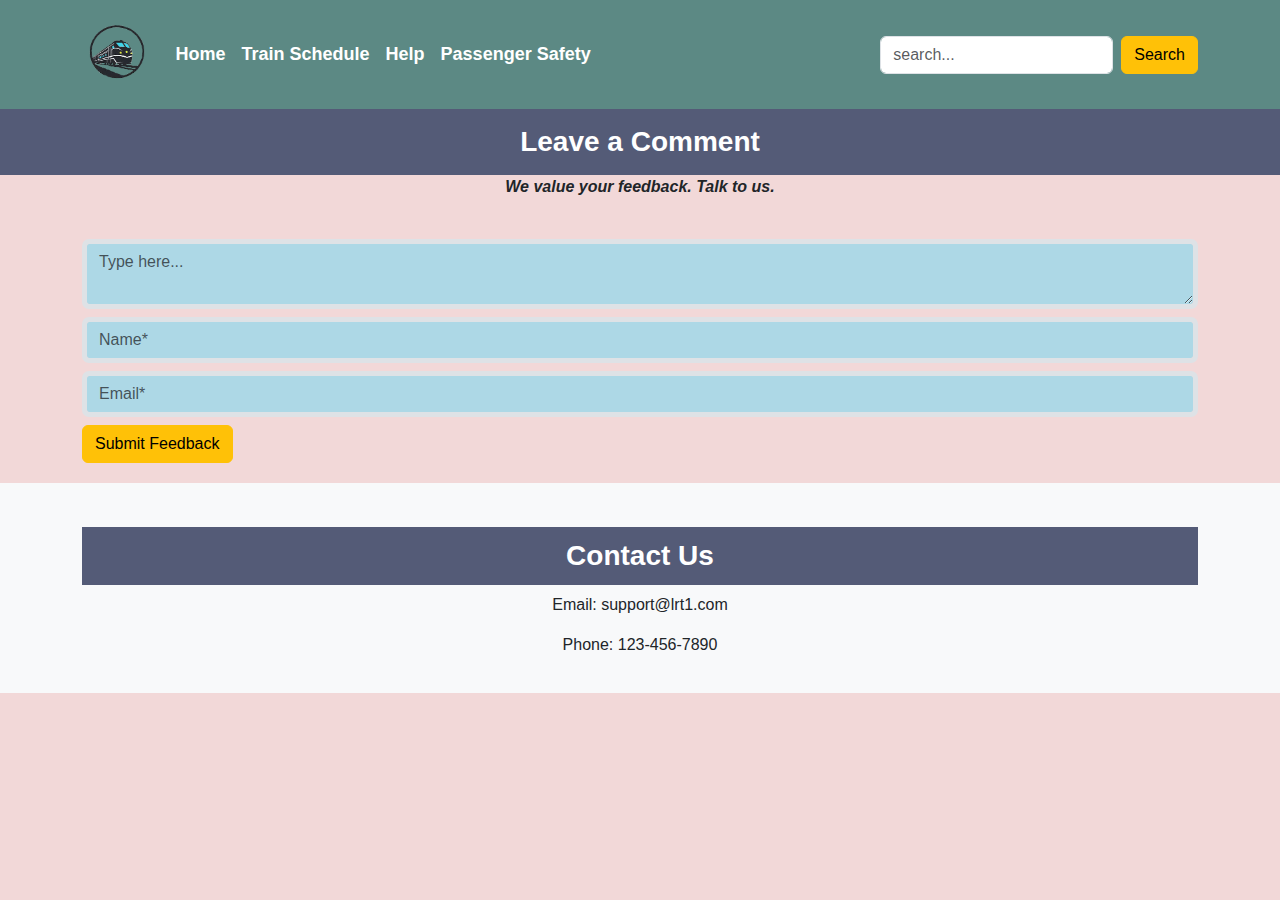
<file: help.html>
<html lang="en">
<head>
    <meta charset="UTF-8">
    <meta name="viewport" content="width=device-width, initial-scale=1.0">
    <title>help</title>
</head>
<head>
	<script src="main.js"></script>
	<link rel="stylesheet" href="https://cdn.jsdelivr.net/npm/bootstrap@5.3.0/dist/css/bootstrap.min.css">
	<link rel="stylesheet" href="style.css">

</head>

<body>
    <nav class="navbar navbar-expand-lg">
        <div class="container">
            <a class="navbar-brand" href="#"><img src="train.png" alt="Logo" height="75"></a>
            <ul class="navbar-nav">
                <li class="nav-item"><a class="nav-link" href="index.html">Home</a></li>
                <li class="nav-item"><a class="nav-link" href="schedule.html">Train Schedule</a></li>
                <li class="nav-item"><a class="nav-link" href="help.html">Help</a></li>
                <li class="nav-item"><a class="nav-link" href="tips.html">Passenger Safety</a></li>
            </ul>
            <div class="d-flex">
                <input class="form-control me-2" type="search" placeholder="search..." id="SearchBar">
                <button class="btn btn-warning" onclick="SearchUp('SearchBar')" id="SearchBtn">Search</button>
            </div>
        </div>
    </nav>

    <div class="fare-guide">Leave a Comment</div>
    <p class="description">We value your feedback. Talk to us.</p>
    <br>
    <div class="container">
        <textarea class="form-control" placeholder="Type here..." id="comment"></textarea>
        <input type="text" class="form-control mt-2" placeholder="Name*" id="txt">
        <input type="email" class="form-control mt-2" placeholder="Email*" id="email">
        <button class="btn btn-warning mt-2">Submit Feedback</button>
    </div>
   
    <footer>
        <section id="contact" class="container mt-4">
            <h2 class="fare-guide">Contact Us</h2>
            <p>Email: support@lrt1.com</p>
            <p>Phone: 123-456-7890</p>
        </section>
    </footer>
   


</body>
</html>
</file>
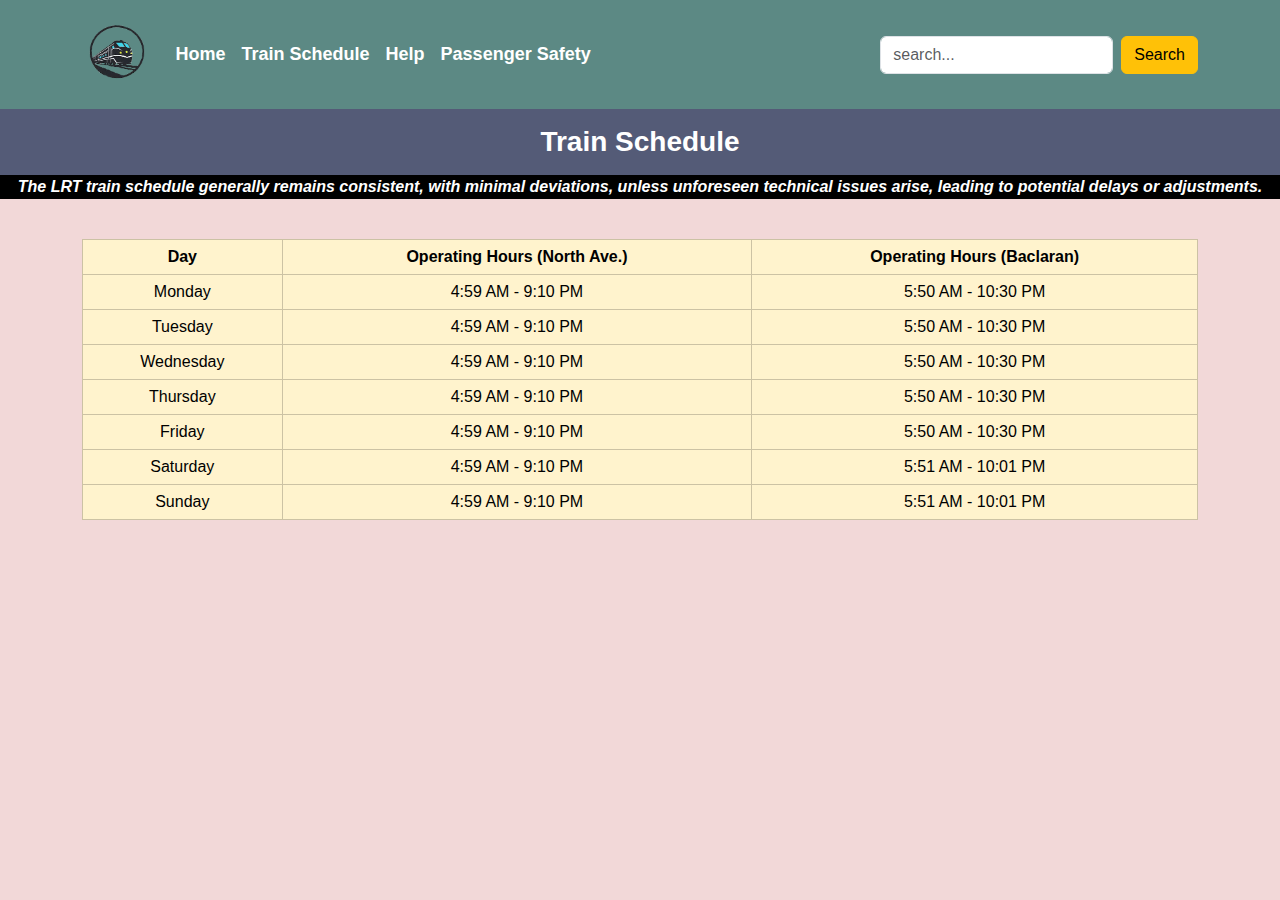
<file: schedule.html>
<head>
	<script src="main.js"></script>
	<link rel="stylesheet" href="https://cdn.jsdelivr.net/npm/bootstrap@5.3.0/dist/css/bootstrap.min.css">
	<link rel="stylesheet" href="style.css">

</head>

<body id="Sched-html">
    <nav class="navbar navbar-expand-lg">
        <div class="container">
            <a class="navbar-brand" href="#"><img src="train.png" alt="Logo" height="75"></a>
            <ul class="navbar-nav">
                <li class="nav-item"><a class="nav-link" href="index.html">Home</a></li>
                <li class="nav-item"><a class="nav-link" href="schedule.html">Train Schedule</a></li>
                <li class="nav-item"><a class="nav-link" href="help.html">Help</a></li>
                <li class="nav-item"><a class="nav-link" href="tips.html">Passenger Safety</a></li>
            </ul>
            <div class="d-flex">
                <input class="form-control me-2" type="search" placeholder="search..." id="SearchBar">
                <button class="btn btn-warning" onclick="SearchUp('SearchBar')" id="SearchBtn">Search</button>
            </div>
        </div>
    </nav>

    <div class="fare-guide">Train Schedule</div>
    <p class="description" id="sched-desc">The LRT train schedule generally remains consistent, with minimal deviations, unless unforeseen technical issues arise, leading to potential delays or adjustments.</p>
    <br>
    <div class="container">
        <table class="table table-bordered text-center table-hover table-warning" >
            <tr>
                <th>Day</th><th>Operating Hours (North Ave.)</th><th>Operating Hours (Baclaran)</th>
            </tr>
            <tr ><td>Monday</td><td>4:59 AM - 9:10 PM</td><td>5:50 AM - 10:30 PM</td></tr>
            <tr><td>Tuesday</td><td>4:59 AM - 9:10 PM</td><td>5:50 AM - 10:30 PM</td></tr>
            <tr><td>Wednesday</td><td>4:59 AM - 9:10 PM</td><td>5:50 AM - 10:30 PM</td></tr>
            <tr><td>Thursday</td><td>4:59 AM - 9:10 PM</td><td>5:50 AM - 10:30 PM</td></tr>
            <tr><td>Friday</td><td>4:59 AM - 9:10 PM</td><td>5:50 AM - 10:30 PM</td></tr>
            <tr><td>Saturday</td><td>4:59 AM - 9:10 PM</td><td>5:51 AM - 10:01 PM</td></tr>
            <tr><td>Sunday</td><td>4:59 AM - 9:10 PM</td><td>5:51 AM - 10:01 PM</td></tr>
        </table>
    </div>
</body>
</file>
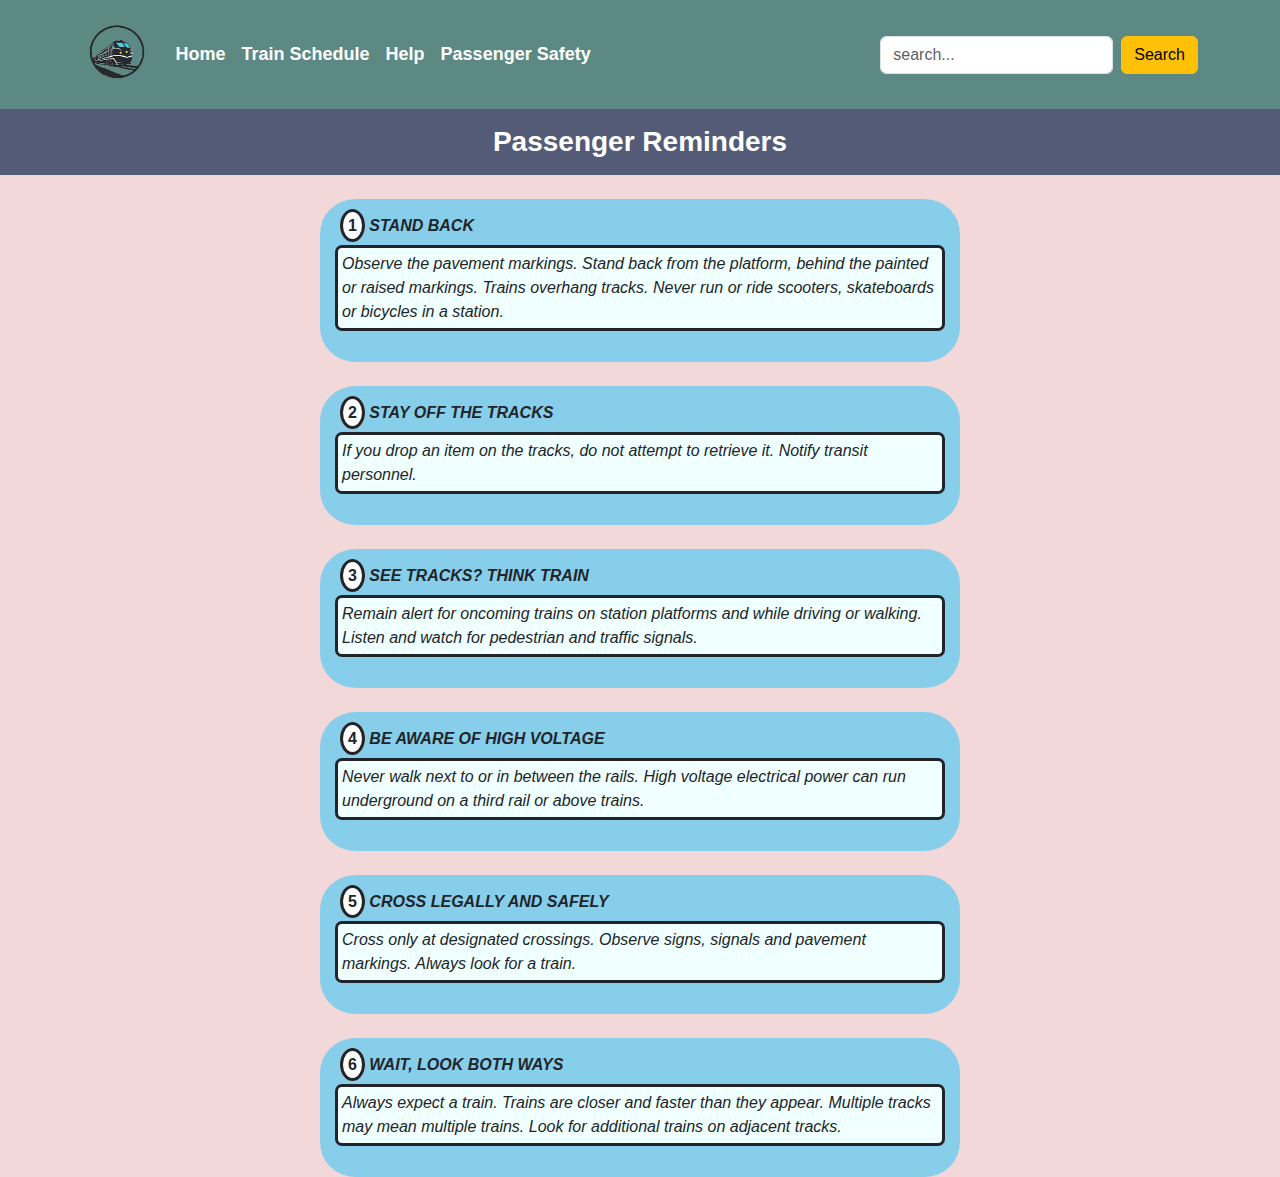
<file: tips.html>
<head>
	<script src="main.js"></script>
	<link rel="stylesheet" href="https://cdn.jsdelivr.net/npm/bootstrap@5.3.0/dist/css/bootstrap.min.css">
	<link rel="stylesheet" href="style.css">

</head>


<body>
    <nav class="navbar navbar-expand-lg">
        <div class="container">
            <a class="navbar-brand" href="#"><img src="train.png" alt="Logo" height="75"></a>
            <ul class="navbar-nav">
                <li class="nav-item"><a class="nav-link" href="index.html">Home</a></li>
                <li class="nav-item"><a class="nav-link" href="schedule.html">Train Schedule</a></li>
                <li class="nav-item"><a class="nav-link" href="help.html">Help</a></li>
                <li class="nav-item"><a class="nav-link" href="tips.html">Passenger Safety</a></li>
            </ul>
            <div class="d-flex">
                <input class="form-control me-2" type="search" placeholder="search..." id="SearchBar">
                <button class="btn btn-warning" onclick="SearchUp('SearchBar')" id="SearchBtn">Search</button>
            </div>
        </div>
    </nav>

    <div class="fare-guide">Passenger Reminders</div>

    <br>

    <div class="Reminder">
        <div class="Top-Reminder"><span class="Reminder_No">1</span> <span class="Reminder_Title">STAND BACK</span></div>
        <p class="Reminder-desc">Observe the pavement markings. Stand back from the platform, behind the painted or raised markings. Trains overhang tracks. Never run or ride scooters, skateboards or bicycles in a station.</p>
    </div>

    <br>

    <div class="Reminder">
        <div class="Top-Reminder"><span class="Reminder_No">2</span> <span class="Reminder_Title">STAY OFF THE TRACKS</span></div>
        <p class="Reminder-desc">If you drop an item on the tracks, do not attempt to retrieve it. Notify transit personnel.</p>
    </div>

    <br>

    <div class="Reminder">
        <div class="Top-Reminder"><span class="Reminder_No">3</span> <span class="Reminder_Title">SEE TRACKS? THINK TRAIN</span></div>
        <p class="Reminder-desc">Remain alert for oncoming trains on station platforms and while driving or walking. Listen and watch for pedestrian and traffic signals.</p>
    </div>

    <br>
    <div class="Reminder">
        <div class="Top-Reminder"><span class="Reminder_No">4</span> <span class="Reminder_Title">BE AWARE OF HIGH VOLTAGE</span></div>
        <p class="Reminder-desc">Never walk next to or in between the rails. High voltage electrical power can run underground on a third rail or above trains.

        </p>
    </div>

    <br>
    <div class="Reminder">
        <div class="Top-Reminder"><span class="Reminder_No">5</span> <span class="Reminder_Title">CROSS LEGALLY AND SAFELY</span></div>
        <p class="Reminder-desc">Cross only at designated crossings. Observe signs, signals and pavement markings. Always look for a train.

        </p>
    </div>

    <br>
    <div class="Reminder">
        <div class="Top-Reminder"><span class="Reminder_No">6</span> <span class="Reminder_Title">WAIT, LOOK BOTH WAYS</span></div>
        <p class="Reminder-desc">Always expect a train. Trains are closer and faster than they appear. Multiple tracks may mean multiple trains. Look for additional trains on adjacent tracks.

        </p>
    </div>



</body>
</file>
<file: style.css>
body {
        background-color: #F2D8D8;
        font-size: 16px;
        font-family: 'Poppins', sans-serif;
    }
    
    .navbar {
        background-color: #5C8984;
        padding: 12px;
        font-family: 'Montserrat', sans-serif;
    }
    
    .navbar .nav-link {
        color: white !important;
        font-size: 18px;
        font-weight: bold;
    }
    
    .fare-guide {
        font-size: 28px;
        font-weight: bold;
        background-color: #545B77;
        color: white;
        text-align: center;
        padding: 12px;
        font-family: 'Roboto', sans-serif;
    }
    
    .ticket-price {
        background-color: yellowgreen;
        color: black;
        font-size: 50px;
        font-weight: bold;
        padding: 25px;
        text-align: center;
        border-radius: 10px;
        font-family: 'Poppins', sans-serif;
    }
    
    .form-label {
        font-weight: bold;
        background-color: black;
        color: white;
        padding: 6px;
        display: inline-block;
        font-size: 20px;
        font-family: 'Montserrat', sans-serif;
    }
    
    .btn-info {
        font-size: 18px;
        padding: 8px 35px;
        font-family: 'Roboto', sans-serif;
        min-width: 180px;
    }
    
    .btn-warning {
        font-size: 16px;
        font-family: 'Poppins', sans-serif;
    }
    
    .fare-buttons {
        display: flex;
        justify-content: center;
        gap: 12px;
        margin-top: 12px;
    }
    
    .btn-outline-success, .btn-outline-primary {
        font-size: 14px;
        padding: 4px 12px;
        font-family: 'Roboto', sans-serif;
    }
    
    .destination-box {
        display: inline-block;
        min-width: 200px;
        padding: 8px;
    }
    
    #LRT{
        border-radius: 15px;
        border-style: solid;
    }

    .navbar-nav{
        margin-right: auto;
    }

    #ticket-label{
        font-size: 34px;
    }

    

    #ticket-types-label{
        font-weight: bold;
    }
    
    .DF-text{
        font-size: 35px;
    }

    footer { text-align: center; padding: 20px; background: #f8f9fa; margin-top: 20px; }

    #txt, #email, #comment{
        border-width: 5px;
        border-radius: 7px;
        background-color: lightblue;
    }

    
    .description{
        text-align: center;
        font-style: italic;
        font-weight: bold;
    }

    .Reminder{
       
        background-color: skyblue;
        width: 50%;

        margin: auto;

        border-radius: 35px;
        padding: 15px;

        
        
        
    }

    .Top-Reminder{
        margin-left: 5px;
        font-style: italic;
        font-weight: bold;
        margin-bottom: 7px;
    }

    .Reminder-desc{
        background-color: azure;
        padding: 4px;
        border-radius: 7px;
        border-style: solid;
        font-style: italic;
    }

    .Reminder_No{
        background-color:white ;
        border-radius:50% ;
        border-style: solid;
        padding: 5px;
        font-style: normal;
    }

    .Copyright{
        text-align: center;
        background-color: red;
        color: white;
        border-radius: 45px;
        border-style: solid;
        border-color: black;
        font-weight: bold;
        top: 0;
        


    }

    #sched-desc{
        color: white;
        background-color: black;
    }

    #Sched-html{
        background-image: url("https://upload.wikimedia.org/wikipedia/commons/c/c0/Two_LRT-1_4th_Gen_trains_at_EDSA_2025-02-05.jpg");
        background-size: cover;
    }
</file>
